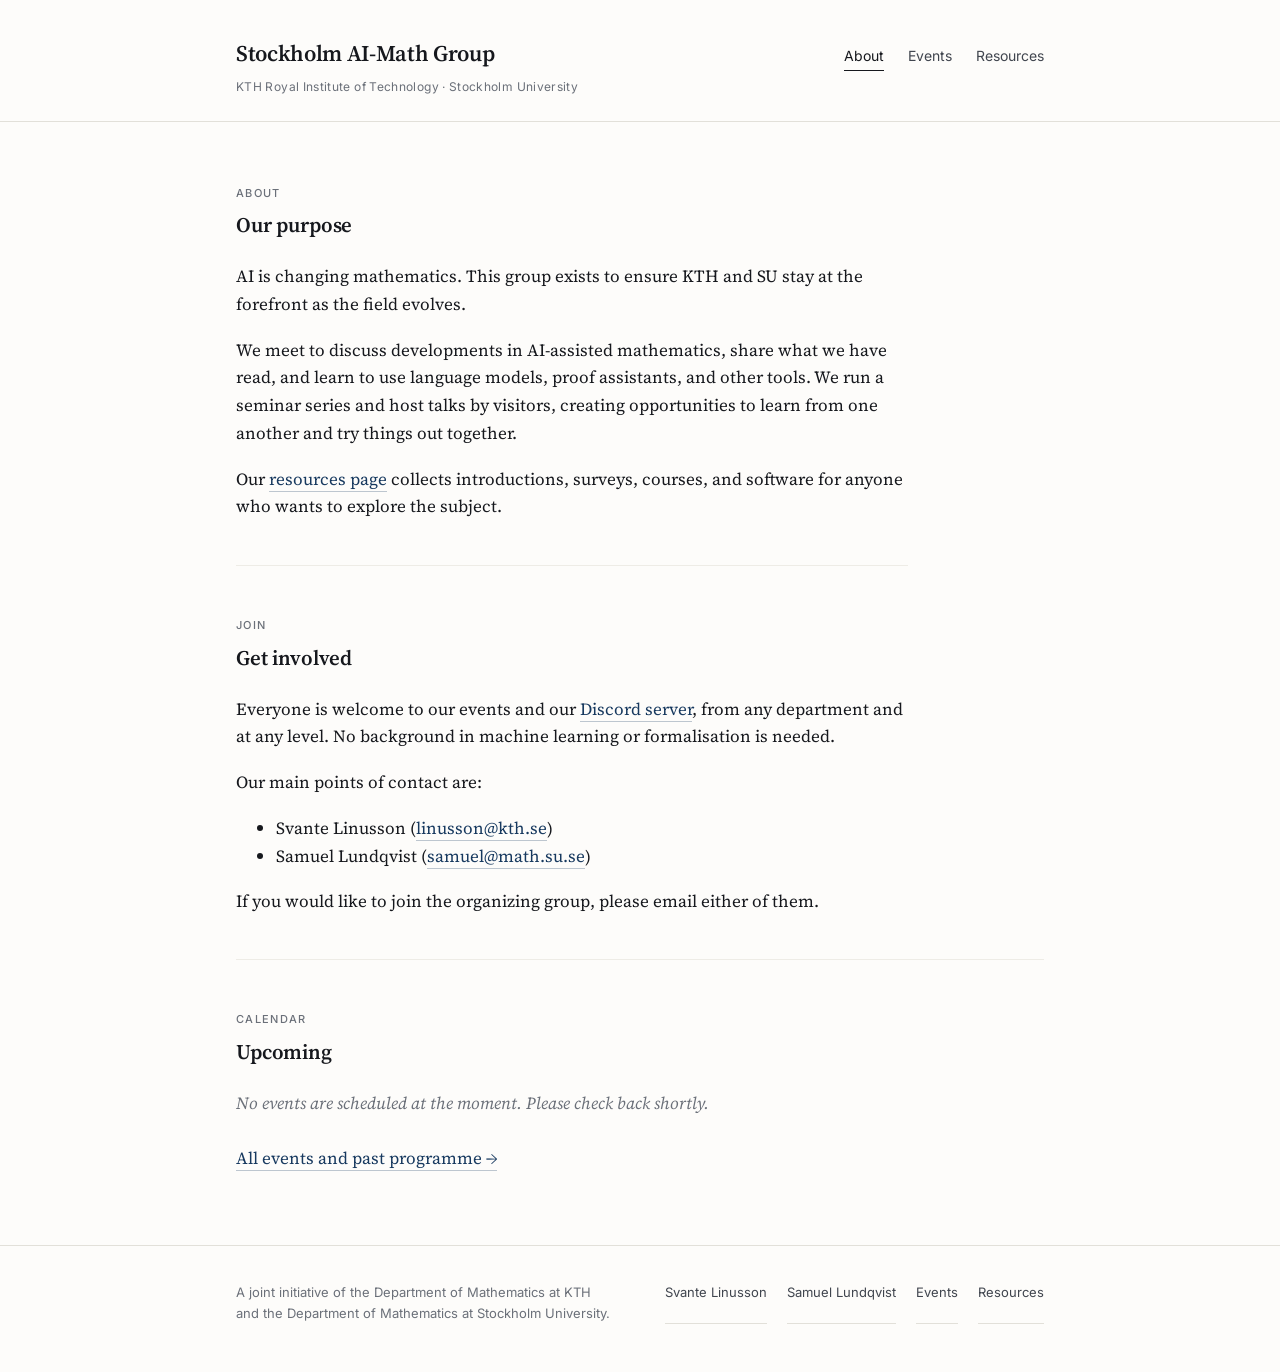
<file: index.html>
<!doctype html>
<html lang="en">
<head>
  <meta charset="utf-8">
  <meta name="viewport" content="width=device-width, initial-scale=1">
  <title>Stockholm AI-Math Group</title>
  <link rel="preconnect" href="https://fonts.googleapis.com">
  <link rel="preconnect" href="https://fonts.gstatic.com" crossorigin>
  <link rel="stylesheet" href="https://fonts.googleapis.com/css2?family=Inter:wght@400;500&family=Source+Serif+4:ital,opsz,wght@0,8..60,400;0,8..60,500;0,8..60,600;1,8..60,400&display=swap">
  <link rel="stylesheet" href="assets/style.css">
  <link rel="icon" href="data:image/svg+xml,%3Csvg xmlns='http://www.w3.org/2000/svg' viewBox='0 0 32 32'%3E%3Crect width='32' height='32' fill='%2317395f'/%3E%3Ctext x='16' y='23' font-family='Georgia,serif' font-size='19' fill='%23fdfcfa' text-anchor='middle'%3EA%3C/text%3E%3C/svg%3E">
</head>

<!-- The words on this page are not here. They live in content/home.md,
     and the name, menu and footer live in content/settings.txt.
     See EDITING.md. This file only sets the page up. -->

<body data-page="home">
  <a class="skip" href="#main">Skip to content</a>
  <header class="masthead" id="masthead"></header>
  <main id="main">
    <div class="wrap" id="content">
      <noscript>
        <div class="hero prose">
          <p class="callout">This page is assembled in the browser and needs JavaScript. The same text can be read in the file <code>content/home.md</code>.</p>
        </div>
      </noscript>
    </div>
  </main>
  <footer class="footer" id="site-footer"></footer>
  <script src="assets/markdown.js?v=2"></script>
  <script src="assets/events.js?v=2"></script>
  <script src="assets/site.js?v=2"></script>
</body>
</html>
</file>
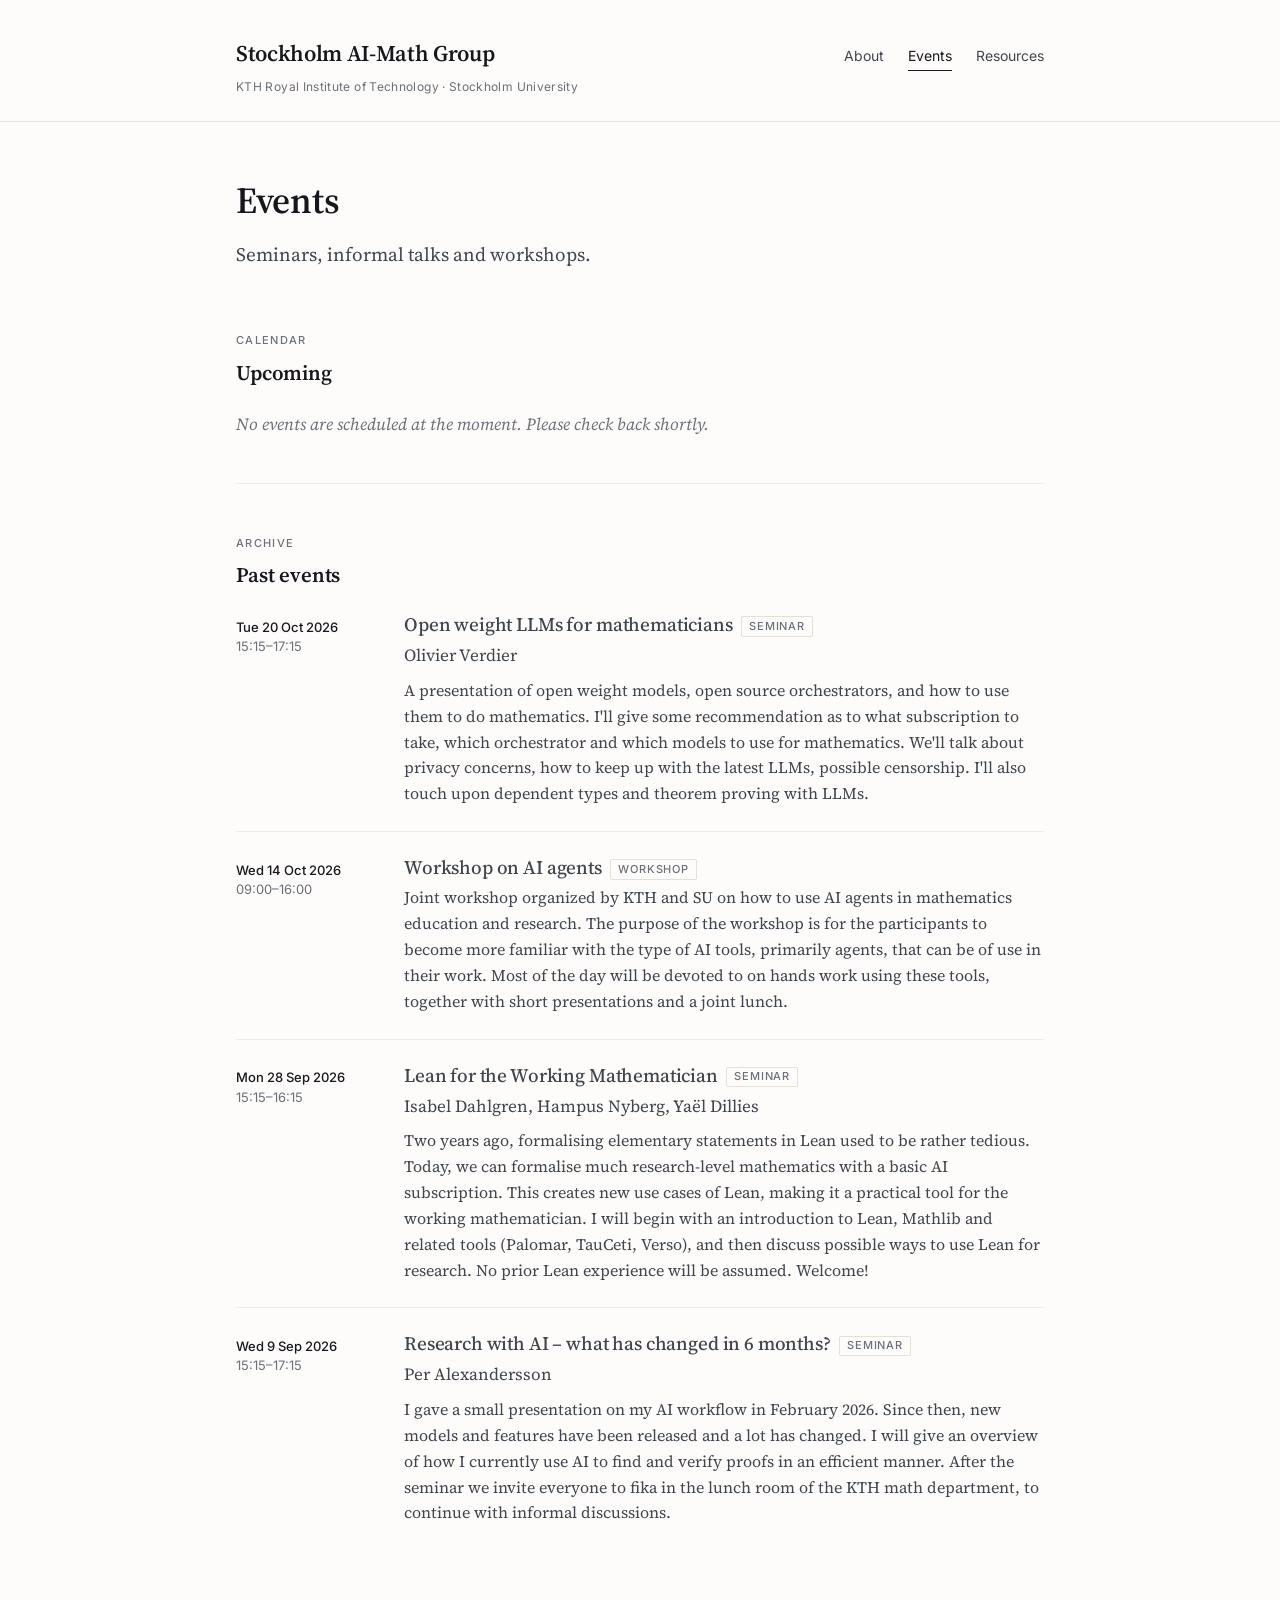
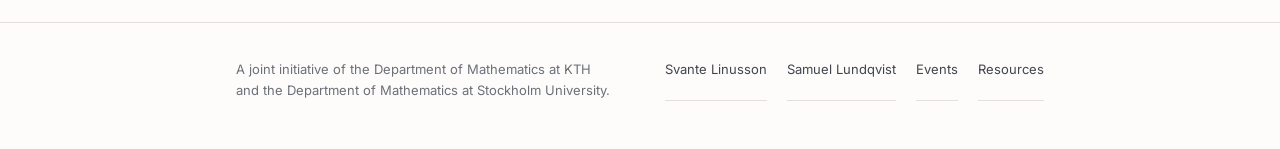
<file: events.html>
<!doctype html>
<html lang="en">
<head>
  <meta charset="utf-8">
  <meta name="viewport" content="width=device-width, initial-scale=1">
  <title>Events — AI4M Stockholm</title>
  <link rel="preconnect" href="https://fonts.googleapis.com">
  <link rel="preconnect" href="https://fonts.gstatic.com" crossorigin>
  <link rel="stylesheet" href="https://fonts.googleapis.com/css2?family=Inter:wght@400;500&family=Source+Serif+4:ital,opsz,wght@0,8..60,400;0,8..60,500;0,8..60,600;1,8..60,400&display=swap">
  <link rel="stylesheet" href="assets/style.css">
  <link rel="icon" href="data:image/svg+xml,%3Csvg xmlns='http://www.w3.org/2000/svg' viewBox='0 0 32 32'%3E%3Crect width='32' height='32' fill='%2317395f'/%3E%3Ctext x='16' y='23' font-family='Georgia,serif' font-size='19' fill='%23fdfcfa' text-anchor='middle'%3EA%3C/text%3E%3C/svg%3E">
</head>

<!-- The words on this page are not here. They live in content/events.md,
     and the name, menu and footer live in content/settings.txt.
     See EDITING.md. This file only sets the page up. -->

<body data-page="events">
  <a class="skip" href="#main">Skip to content</a>
  <header class="masthead" id="masthead"></header>
  <main id="main">
    <div class="wrap" id="content">
      <noscript>
        <div class="hero prose">
          <p class="callout">This page is assembled in the browser and needs JavaScript. The same text can be read in the file <code>content/events.md</code>.</p>
        </div>
      </noscript>
    </div>
  </main>
  <footer class="footer" id="site-footer"></footer>
  <script src="assets/markdown.js?v=2"></script>
  <script src="assets/events.js?v=2"></script>
  <script src="assets/site.js?v=2"></script>
</body>
</html>
</file>
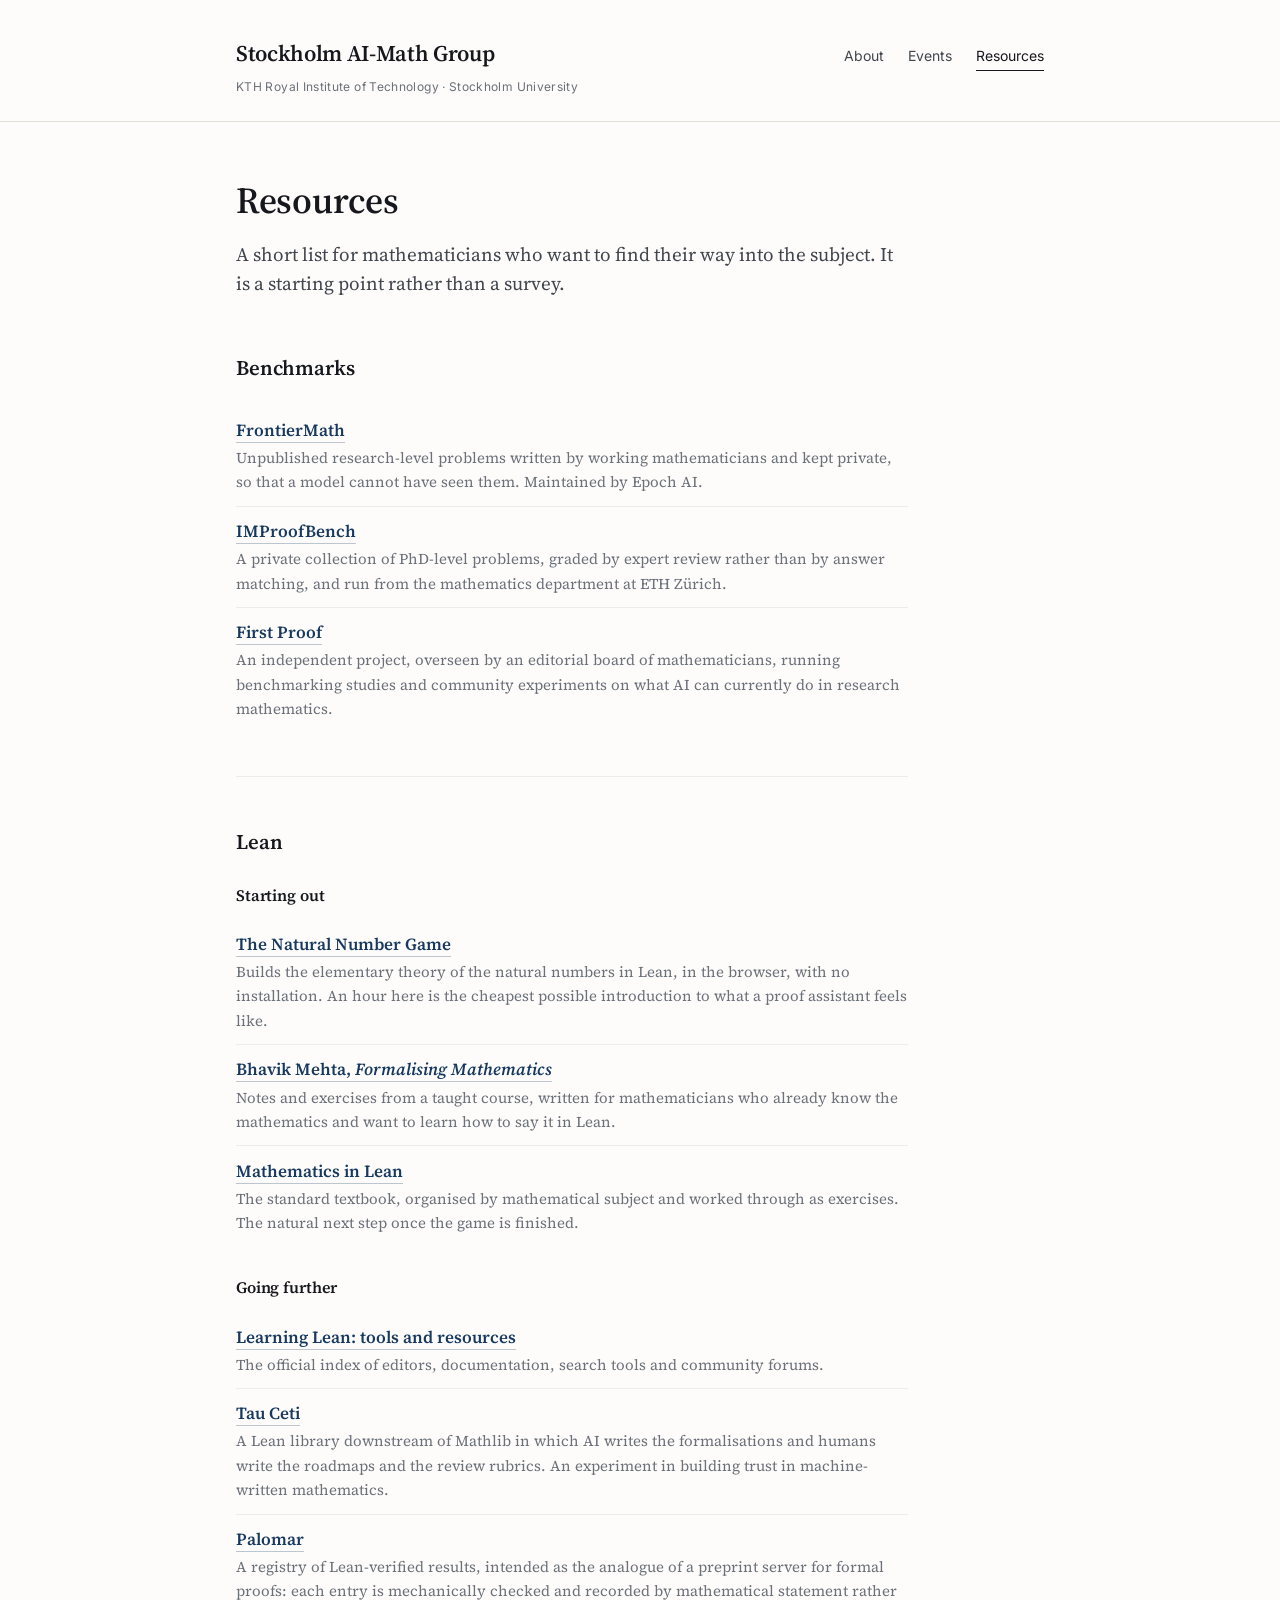
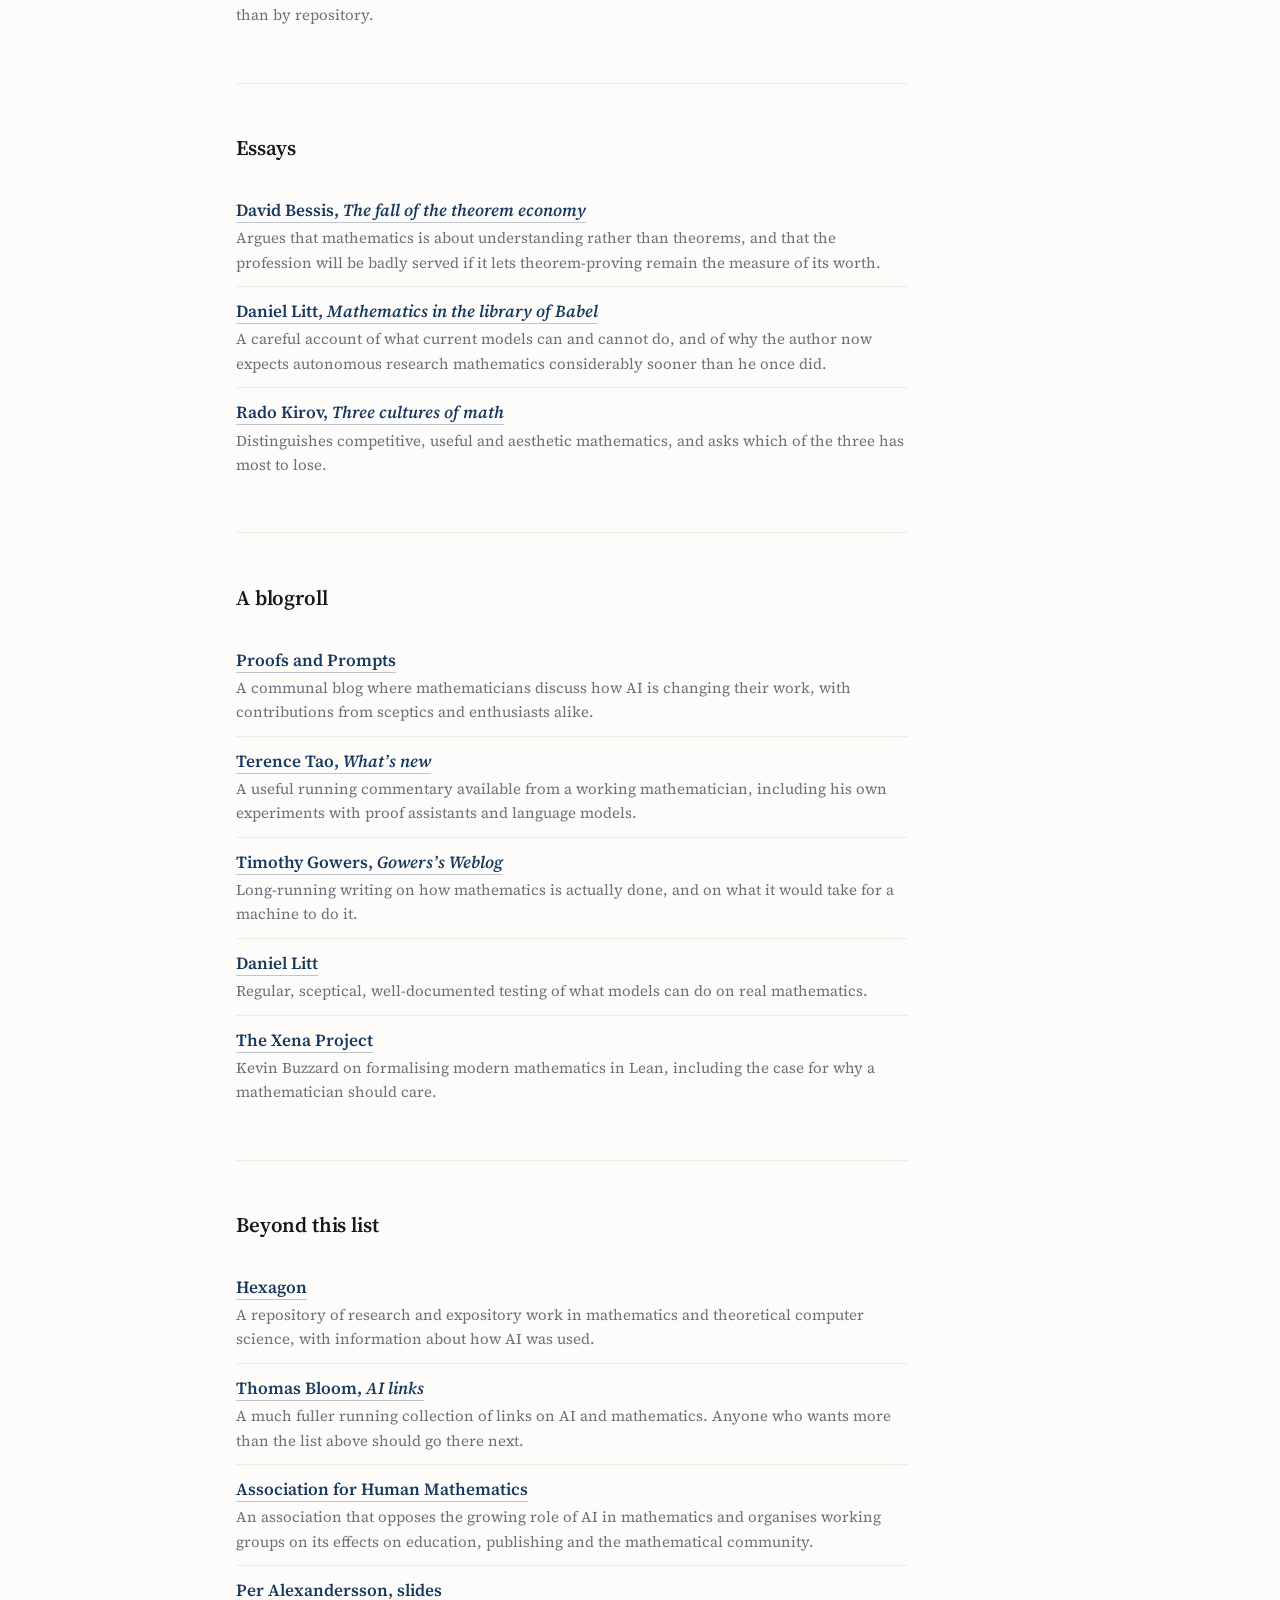
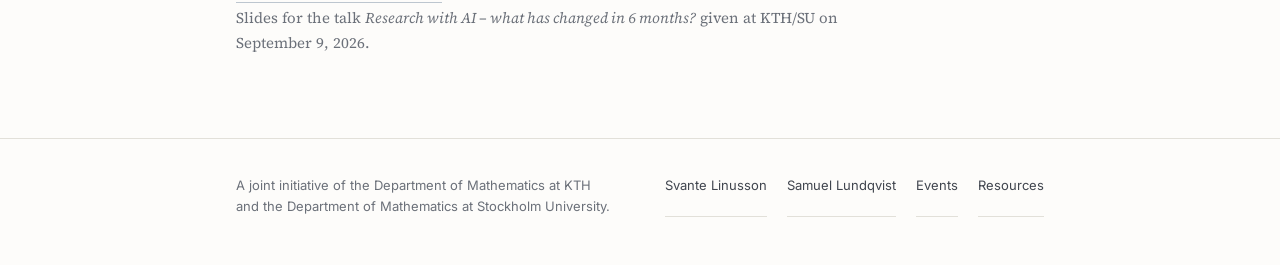
<file: resources.html>
<!doctype html>
<html lang="en">
<head>
  <meta charset="utf-8">
  <meta name="viewport" content="width=device-width, initial-scale=1">
  <title>Resources — AI4M Stockholm</title>
  <link rel="preconnect" href="https://fonts.googleapis.com">
  <link rel="preconnect" href="https://fonts.gstatic.com" crossorigin>
  <link rel="stylesheet" href="https://fonts.googleapis.com/css2?family=Inter:wght@400;500&family=Source+Serif+4:ital,opsz,wght@0,8..60,400;0,8..60,500;0,8..60,600;1,8..60,400&display=swap">
  <link rel="stylesheet" href="assets/style.css">
  <link rel="icon" href="data:image/svg+xml,%3Csvg xmlns='http://www.w3.org/2000/svg' viewBox='0 0 32 32'%3E%3Crect width='32' height='32' fill='%2317395f'/%3E%3Ctext x='16' y='23' font-family='Georgia,serif' font-size='19' fill='%23fdfcfa' text-anchor='middle'%3EA%3C/text%3E%3C/svg%3E">
</head>

<!-- The words on this page are not here. They live in content/resources.md,
     and the name, menu and footer live in content/settings.txt.
     See EDITING.md. This file only sets the page up. -->

<body data-page="resources">
  <a class="skip" href="#main">Skip to content</a>
  <header class="masthead" id="masthead"></header>
  <main id="main">
    <div class="wrap" id="content">
      <noscript>
        <div class="hero prose">
          <p class="callout">This page is assembled in the browser and needs JavaScript. The same text can be read in the file <code>content/resources.md</code>.</p>
        </div>
      </noscript>
    </div>
  </main>
  <footer class="footer" id="site-footer"></footer>
  <script src="assets/markdown.js?v=2"></script>
  <script src="assets/events.js?v=2"></script>
  <script src="assets/site.js?v=2"></script>
</body>
</html>
</file>
<file: assets/style.css>
/* ---------------------------------------------------------------
   AI4M Stockholm — stylesheet
   Neutral, print-inspired academic layout. Edit the tokens below
   to adjust palette, measure, and rhythm site-wide.
   --------------------------------------------------------------- */

:root {
  --paper:      #fdfcfa;
  --ink:        #16181d;
  --ink-soft:   #40454e;
  --muted:      #6b7079;
  --rule:       #e2e0d9;
  --rule-soft:  #eeece6;
  --accent:     #17395f;
  --accent-lit: #2c5f96;

  --serif: "Source Serif 4", "Iowan Old Style", "Palatino Linotype", Palatino, Georgia, serif;
  --sans: "Inter", -apple-system, BlinkMacSystemFont, "Segoe UI", Helvetica, Arial, sans-serif;

  --measure: 42rem;
  --wide: 54rem;
  --gutter: 1.75rem;
}

*, *::before, *::after { box-sizing: border-box; }

html { -webkit-text-size-adjust: 100%; }

body {
  margin: 0;
  background: var(--paper);
  color: var(--ink);
  font-family: var(--serif);
  font-size: 1.0625rem;
  line-height: 1.62;
  font-synthesis-weight: none;
  -webkit-font-smoothing: antialiased;
  text-rendering: optimizeLegibility;
}

/* --- typography ------------------------------------------------ */

h1, h2, h3 { font-weight: 600; line-height: 1.22; letter-spacing: -0.008em; margin: 0; }
h1 { font-size: 1.9rem; }
h2 { font-size: 1.3rem; }
h3 { font-size: 1.0625rem; }

p { margin: 0 0 1.1em; }
p:last-child { margin-bottom: 0; }

a { color: var(--accent); text-decoration: none; border-bottom: 1px solid rgba(23, 57, 95, 0.28); transition: border-color 120ms ease, color 120ms ease; }
a:hover { color: var(--accent-lit); border-bottom-color: currentColor; }

strong { font-weight: 600; }

.lede { font-size: 1.1875rem; line-height: 1.55; color: var(--ink-soft); }

.label {
  font-family: var(--sans);
  font-size: 0.6875rem;
  font-weight: 500;
  letter-spacing: 0.12em;
  text-transform: uppercase;
  color: var(--muted);
}

.muted { color: var(--muted); }

/* --- shell ------------------------------------------------------ */

.wrap { width: 100%; max-width: var(--wide); margin: 0 auto; padding: 0 var(--gutter); }
.prose { max-width: var(--measure); }

.skip {
  position: absolute; left: -9999px; top: 0;
  background: var(--ink); color: var(--paper);
  padding: 0.6rem 1rem; font-family: var(--sans); font-size: 0.875rem;
}
.skip:focus { left: 0; z-index: 10; }

/* --- masthead --------------------------------------------------- */

.masthead { border-bottom: 1px solid var(--rule); padding: 2.25rem 0 1.5rem; }
.masthead__inner {
  display: flex; flex-wrap: wrap; align-items: baseline;
  justify-content: space-between; gap: 1rem 2rem;
}

.wordmark { display: inline-block; border: 0; color: var(--ink); }
.wordmark:hover { color: var(--ink); }
.wordmark__name { font-size: 1.4rem; font-weight: 600; letter-spacing: -0.015em; display: block; }
.wordmark__hosts {
  display: block; margin-top: 0.3rem;
  font-family: var(--sans); font-size: 0.75rem; letter-spacing: 0.03em; color: var(--muted);
}

.nav { display: flex; gap: 1.5rem; font-family: var(--sans); font-size: 0.875rem; }
.nav a { color: var(--ink-soft); border-bottom: 1px solid transparent; padding-bottom: 2px; }
.nav a:hover { color: var(--ink); border-bottom-color: var(--rule); }
.nav a[aria-current="page"] { color: var(--ink); border-bottom-color: var(--ink); }

/* --- page sections ---------------------------------------------- */

main { padding: 3.5rem 0 4.5rem; }

.hero { margin-bottom: 3.5rem; }
.hero h1 { font-size: 2.3rem; margin-bottom: 1.1rem; }

.section { padding-top: 2.75rem; margin-top: 2.75rem; border-top: 1px solid var(--rule-soft); }
.section:first-of-type { padding-top: 0; margin-top: 0; border-top: 0; }
.section__head { margin-bottom: 1.6rem; }
.section__head h2 { margin-top: 0.45rem; }

/* --- events ------------------------------------------------------ */

.events { list-style: none; margin: 0; padding: 0; }

.event {
  display: grid;
  grid-template-columns: 8.5rem 1fr;
  gap: 0 2rem;
  padding: 1.5rem 0;
  border-top: 1px solid var(--rule-soft);
}
.event:first-child { border-top: 0; padding-top: 0; }

.event__when { font-family: var(--sans); font-size: 0.8125rem; line-height: 1.5; color: var(--muted); padding-top: 0.28rem; }
.event__date { display: block; color: var(--ink); font-weight: 500; }
.event__time { display: block; }
.event__title { font-size: 1.1875rem; font-weight: 600; margin: 0 0 0.35rem; }
.event__speaker { display: block; margin-bottom: 0.5rem; color: var(--ink-soft); }
.event__abstract { font-size: 1rem; color: var(--ink-soft); margin-bottom: 0.5rem; }
.event__links { font-family: var(--sans); font-size: 0.8125rem; }
.event__links a + a { margin-left: 1rem; }

.tag {
  display: inline-block; font-family: var(--sans); font-size: 0.6875rem;
  letter-spacing: 0.08em; text-transform: uppercase; color: var(--muted);
  border: 1px solid var(--rule); border-radius: 2px; padding: 0.15rem 0.45rem;
  vertical-align: 0.14em; margin-left: 0.5rem; white-space: nowrap;
}

.event--past .event__title { font-weight: 500; }
.event--past { color: var(--ink-soft); }

.empty { color: var(--muted); font-style: italic; }

/* --- resource lists ---------------------------------------------- */

.res { list-style: none; margin: 0; padding: 0; }
.res li { padding: 0.7rem 0; border-top: 1px solid var(--rule-soft); }
.res li:first-child { border-top: 0; }
.res__title { font-weight: 600; }
.res__note { display: block; font-size: 0.9375rem; color: var(--muted); margin-top: 0.1rem; }

.subhead { margin: 2rem 0 0.9rem; font-size: 1rem; font-weight: 600; }
.subhead:first-child { margin-top: 0; }

/* --- callout ------------------------------------------------------ */

.callout {
  border-left: 2px solid var(--rule);
  padding: 0.15rem 0 0.15rem 1.25rem;
  color: var(--ink-soft);
  font-size: 1rem;
}

/* --- footer -------------------------------------------------------- */

.footer { border-top: 1px solid var(--rule); padding: 2.25rem 0 3rem; font-family: var(--sans); font-size: 0.8125rem; color: var(--muted); }
.footer__inner { display: flex; flex-wrap: wrap; gap: 1rem 2.5rem; justify-content: space-between; }
.footer a { color: var(--ink-soft); border-bottom-color: var(--rule); }
.footer a:hover { color: var(--ink); }
.footer__links { display: flex; flex-wrap: wrap; gap: 1.25rem; }

/* --- notes and messages ------------------------------------------- */

.section__note { max-width: var(--measure); margin-top: 1.75rem; }

.notice {
  max-width: var(--measure);
  border-left: 2px solid var(--accent);
  background: #f6f4ef;
  padding: 0.9rem 1.1rem;
  margin: 0 0 2rem;
  font-size: 0.9375rem;
  color: var(--ink-soft);
}
.notice__title { font-weight: 600; color: var(--ink); margin-bottom: 0.4rem; }
.notice ul { margin: 0; padding-left: 1.1rem; }
.notice li + li { margin-top: 0.35rem; }

/* --- responsive ------------------------------------------------------ */

@media (max-width: 46rem) {
  :root { --gutter: 1.25rem; }
  .masthead { padding-top: 1.75rem; }
  .hero h1 { font-size: 1.85rem; }
  .event { grid-template-columns: 1fr; gap: 0.5rem; }
  .event__when { padding-top: 0; }
  .event__date, .event__time { display: inline; }
  .event__time::before { content: " \00b7 "; }
}

@media print {
  body { background: #fff; }
  .nav, .footer__links { display: none; }
  a { color: #000; border: 0; }
}
</file>
